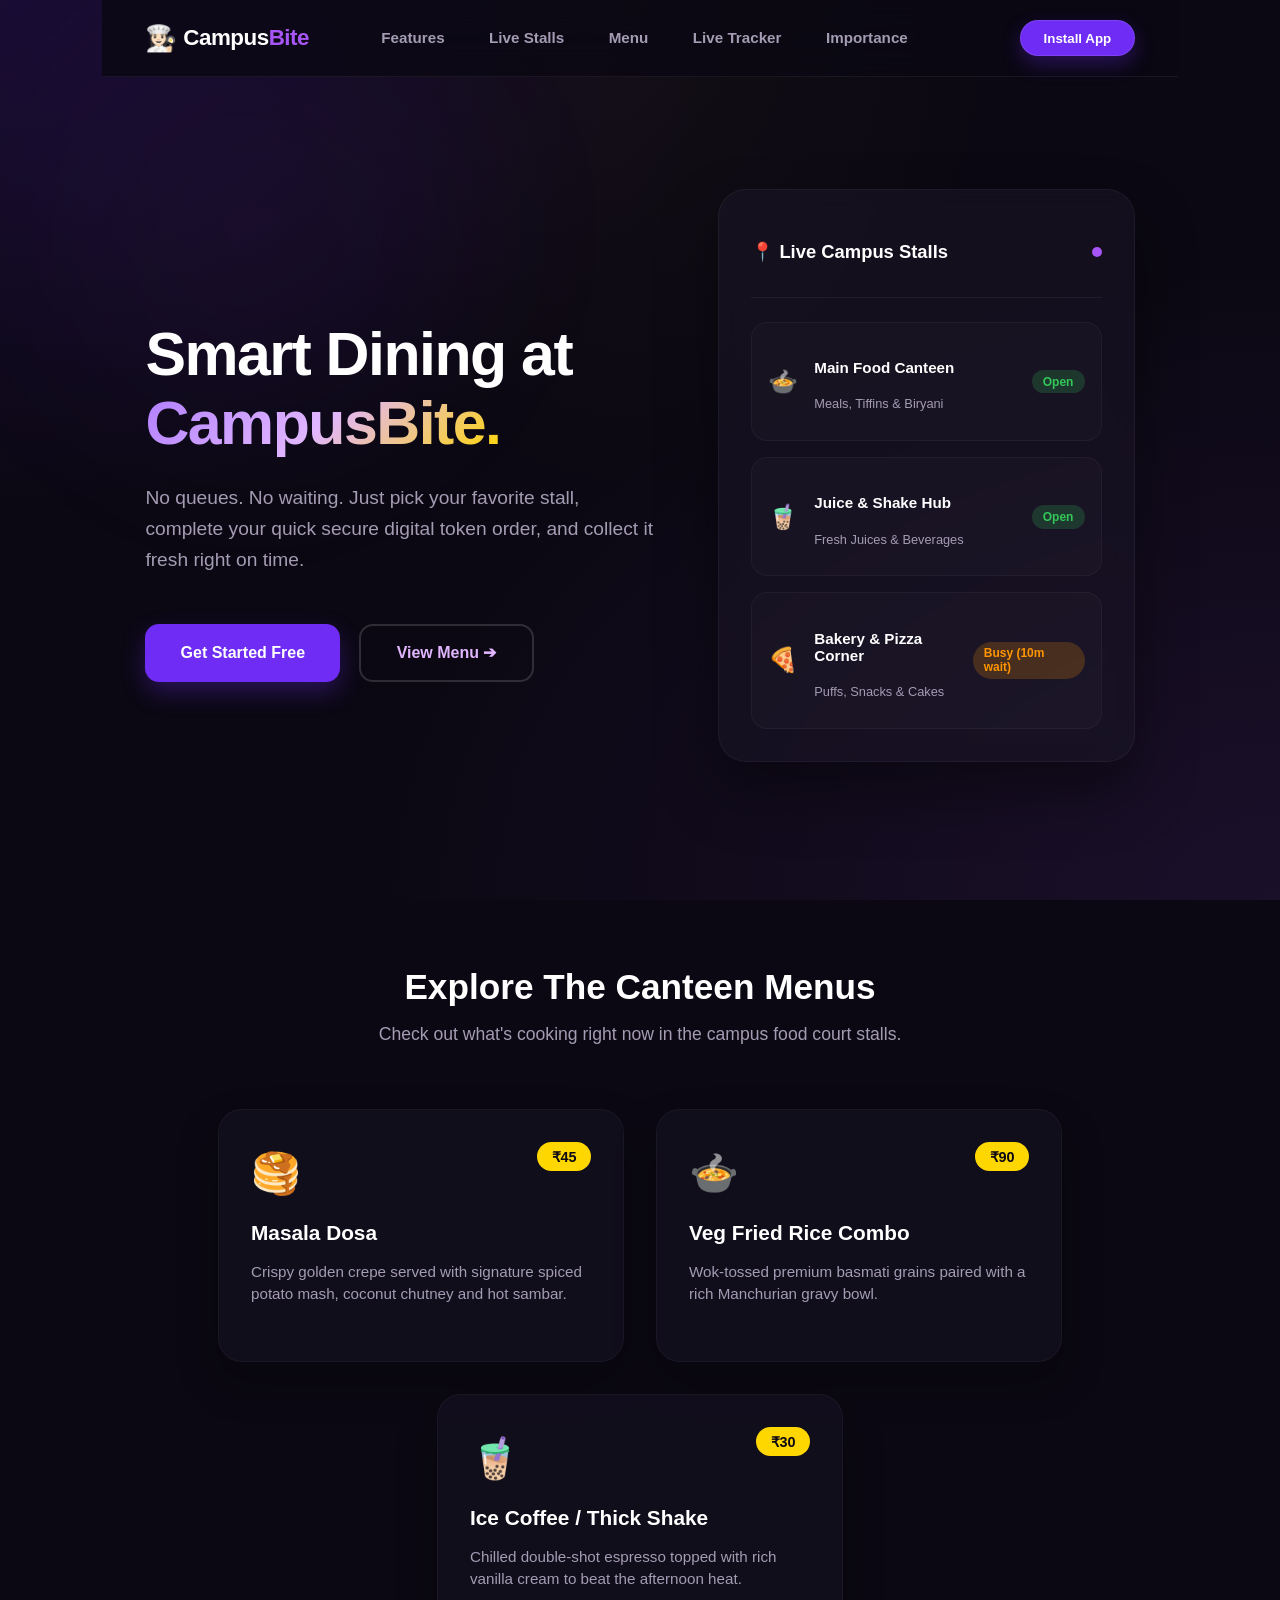
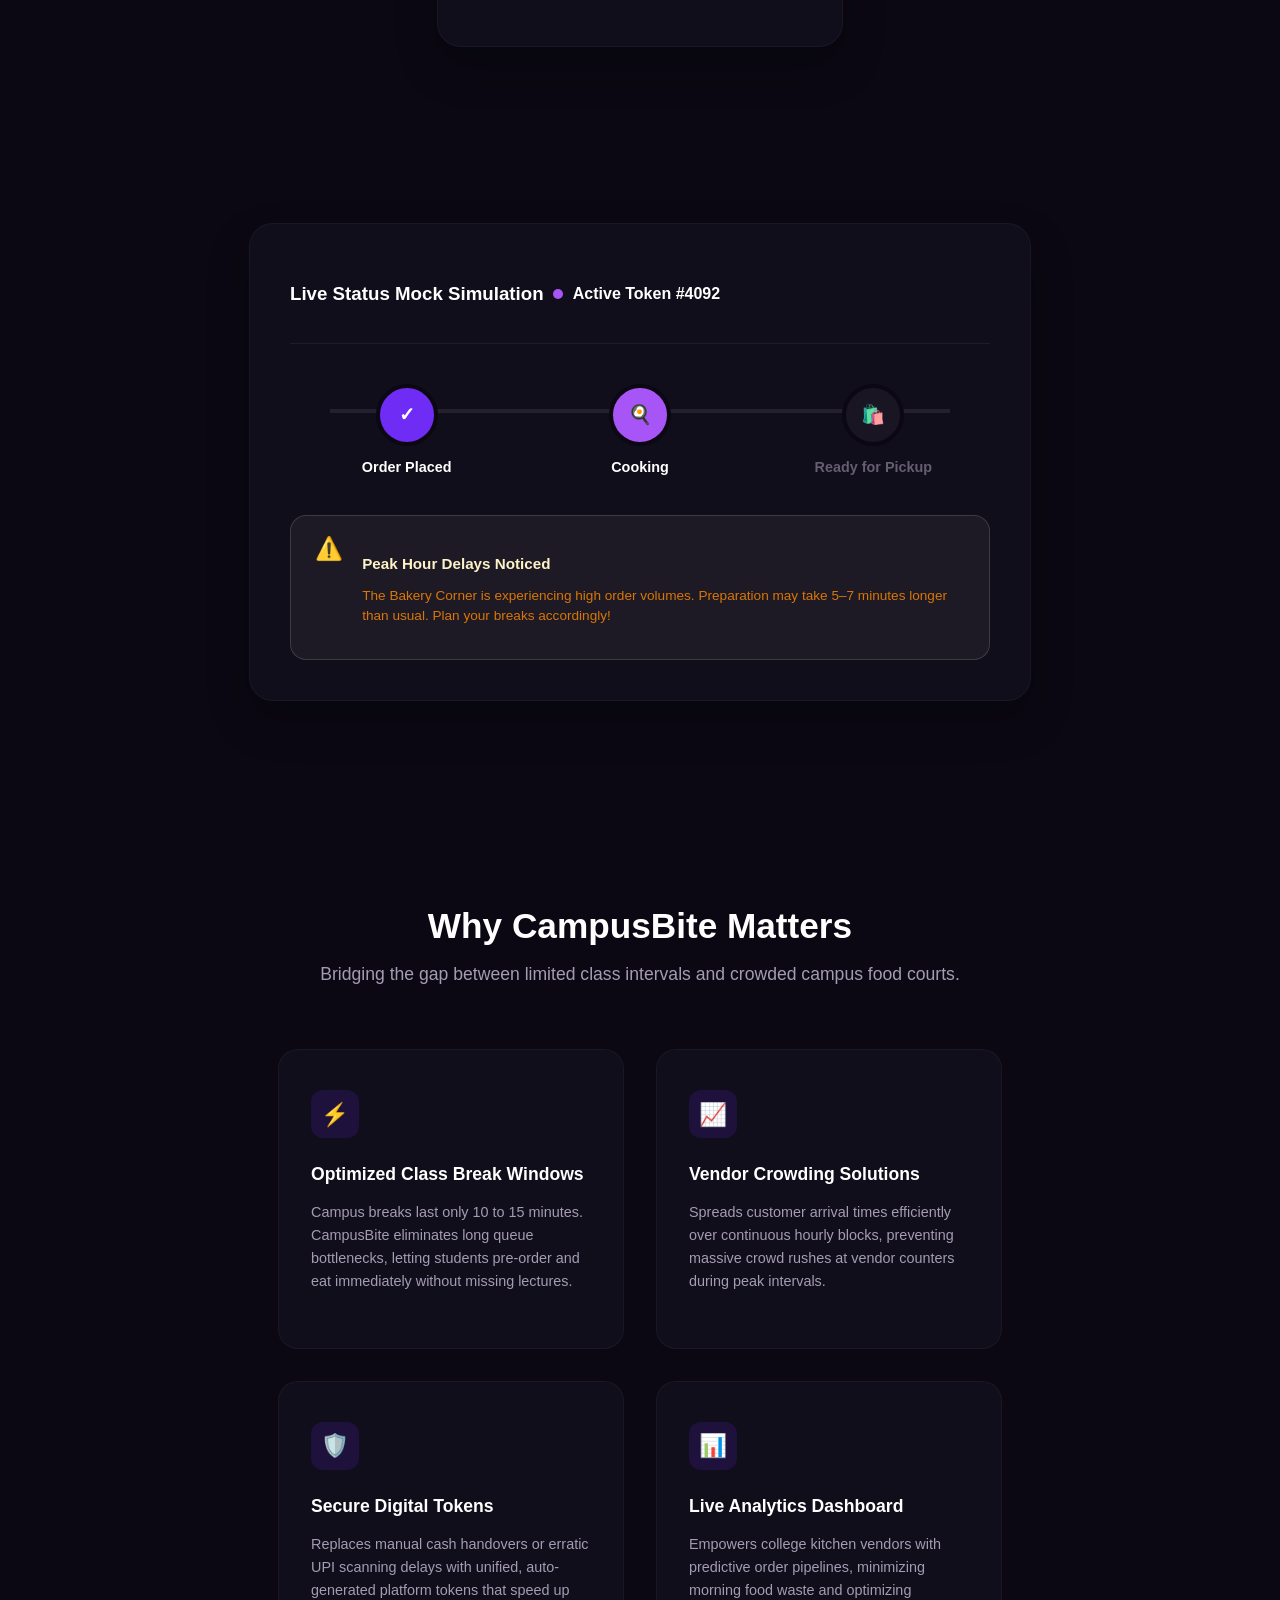
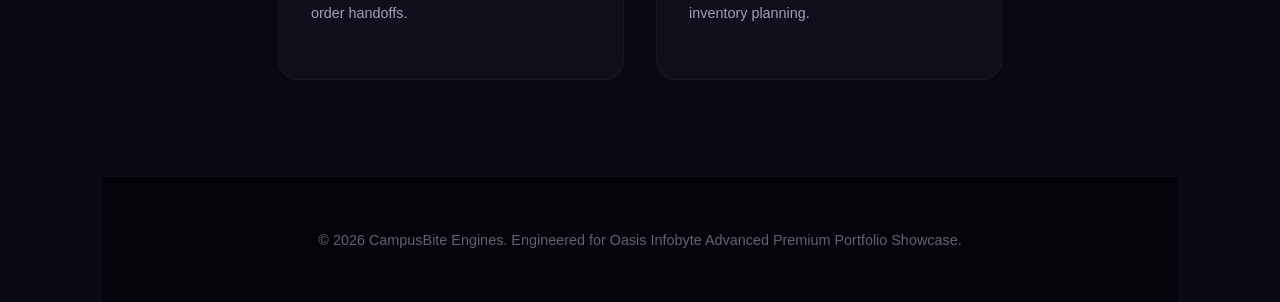
<file: Aseefa_Task1/index.html>
<!DOCTYPE html>
<html lang="en">
<head>
    <meta charset="UTF-8">
    <meta name="viewport" content="width=device-width, initial-scale=1.0">
    <title>CampusBite Pro - Smart Campus Dining</title>
    <link rel="stylesheet" href="style.css">
</head>
<body>

    <!-- ADVANCED BLURRED NAVIGATION WITH UPPER CORNER EMOJI -->
    <header class="main-header">
        <div class="logo">
            <span class="chef-corner-emoji">👩🏻‍🍳</span> Campus<span>Bite</span>
        </div>
        <nav class="nav-links">
            <a href="#features">Features</a>
            <a href="#stalls">Live Stalls</a>
            <a href="#menu-preview">Menu</a>
            <a href="#tracker">Live Tracker</a>
            <a href="#importance">Importance</a>
        </nav>
        <button class="nav-cta">Install App</button>
    </header>

    <!-- HERO SPLIT BANNER -->
    <section class="hero-section">
        <div class="hero-wrapper">
            <div class="hero-left">
                <h1>Smart Dining at <br><span class="gradient-text">CampusBite.</span></h1>
                <p>No queues. No waiting. Just pick your favorite stall, complete your quick secure digital token order, and collect it fresh right on time.</p>
                <div class="hero-buttons">
                    <button class="primary-btn">Get Started Free</button>
                    <button class="secondary-btn">View Menu ➔</button>
                </div>
            </div>
            
            <div class="hero-right">
                <!-- LIVE STALLS MONITOR WIDGET -->
                <div id="stalls" class="stalls-dashboard-card">
                    <div class="widget-header">
                        <h3>📍 Live Campus Stalls</h3>
                        <span class="pulse-dot"></span>
                    </div>
                    
                    <div class="stall-list">
                        <div class="stall-item status-open">
                            <div class="stall-info">
                                <span class="stall-emoji">🍲</span>
                                <div>
                                    <h4>Main Food Canteen</h4>
                                    <p>Meals, Tiffins & Biryani</p>
                                </div>
                            </div>
                            <span class="status-badge">Open</span>
                        </div>

                        <div class="stall-item status-open">
                            <div class="stall-info">
                                <span class="stall-emoji">🧋</span>
                                <div>
                                    <h4>Juice & Shake Hub</h4>
                                    <p>Fresh Juices & Beverages</p>
                                </div>
                            </div>
                            <span class="status-badge">Open</span>
                        </div>

                        <div class="stall-item status-busy">
                            <div class="stall-info">
                                <span class="stall-emoji">🍕</span>
                                <div>
                                    <h4>Bakery & Pizza Corner</h4>
                                    <p>Puffs, Snacks & Cakes</p>
                                </div>
                            </div>
                            <span class="status-badge">Busy (10m wait)</span>
                        </div>
                    </div>
                </div>
            </div>
        </div>
    </section>

    <!-- MENU PRESENTATION SECTION -->
    <section id="menu-preview" class="menu-section">
        <div class="section-header">
            <h2>Explore The Canteen Menus</h2>
            <p>Check out what's cooking right now in the campus food court stalls.</p>
        </div>
        
        <div class="menu-grid">
            <div class="menu-card">
                <span class="price">₹45</span>
                <div class="food-icon">🥞</div>
                <h3>Masala Dosa</h3>
                <p>Crispy golden crepe served with signature spiced potato mash, coconut chutney and hot sambar.</p>
            </div>
            <div class="menu-card">
                <span class="price">₹90</span>
                <div class="food-icon">🍲</div>
                <h3>Veg Fried Rice Combo</h3>
                <p>Wok-tossed premium basmati grains paired with a rich Manchurian gravy bowl.</p>
            </div>
            <div class="menu-card">
                <span class="price">₹30</span>
                <div class="food-icon">🧋</div>
                <h3>Ice Coffee / Thick Shake</h3>
                <p>Chilled double-shot espresso topped with rich vanilla cream to beat the afternoon heat.</p>
            </div>
        </div>
    </section>

    <!-- LIVE ORDER TRACKING & DELAY ALERT SYSTEM -->
    <section id="tracker" class="tracker-section">
        <div class="tracker-card">
            <div class="tracker-header">
                <h3>Live Status Mock Simulation</h3>
                <span class="pulse-dot"></span> Active Token #4092
            </div>
            <div class="steps-progress-bar">
                <div class="step active">
                    <div class="step-circle">✓</div>
                    <span>Order Placed</span>
                </div>
                <div class="step active processing">
                    <div class="step-circle">🍳</div>
                    <span>Cooking</span>
                </div>
                <div class="step">
                    <div class="step-circle">🛍️</div>
                    <span>Ready for Pickup</span>
                </div>
            </div>

            <!-- DYNAMIC DELAY ALERT MESSAGE MODULE -->
            <div class="delay-alert-box">
                <div class="alert-icon">⚠️</div>
                <div class="alert-text">
                    <h4>Peak Hour Delays Noticed</h4>
                    <p>The Bakery Corner is experiencing high order volumes. Preparation may take 5–7 minutes longer than usual. Plan your breaks accordingly!</p>
                </div>
            </div>
        </div>
    </section>

    <!-- FEATURES & STRATEGIC IMPORTANCE -->
    <section id="importance" class="importance-section">
        <div class="section-header">
            <h2>Why CampusBite Matters</h2>
            <p>Bridging the gap between limited class intervals and crowded campus food courts.</p>
        </div>

        <div class="importance-grid">
            <div class="info-card">
                <div class="info-icon">⚡</div>
                <h3>Optimized Class Break Windows</h3>
                <p>Campus breaks last only 10 to 15 minutes. CampusBite eliminates long queue bottlenecks, letting students pre-order and eat immediately without missing lectures.</p>
            </div>

            <div class="info-card">
                <div class="info-icon">📈</div>
                <h3>Vendor Crowding Solutions</h3>
                <p>Spreads customer arrival times efficiently over continuous hourly blocks, preventing massive crowd rushes at vendor counters during peak intervals.</p>
            </div>

            <div class="info-card">
                <div class="info-icon">🛡️</div>
                <h3>Secure Digital Tokens</h3>
                <p>Replaces manual cash handovers or erratic UPI scanning delays with unified, auto-generated platform tokens that speed up order handoffs.</p>
            </div>

            <div class="info-card">
                <div class="info-icon">📊</div>
                <h3>Live Analytics Dashboard</h3>
                <p>Empowers college kitchen vendors with predictive order pipelines, minimizing morning food waste and optimizing inventory planning.</p>
            </div>
        </div>
    </section>

    <!-- ADVANCED FOOTER -->
    <footer class="advanced-footer">
        <div class="footer-bottom">
            <p>&copy; 2026 CampusBite Engines. Engineered for Oasis Infobyte Advanced Premium Portfolio Showcase.</p>
        </div>
    </footer>

</body>
</html>
</file>
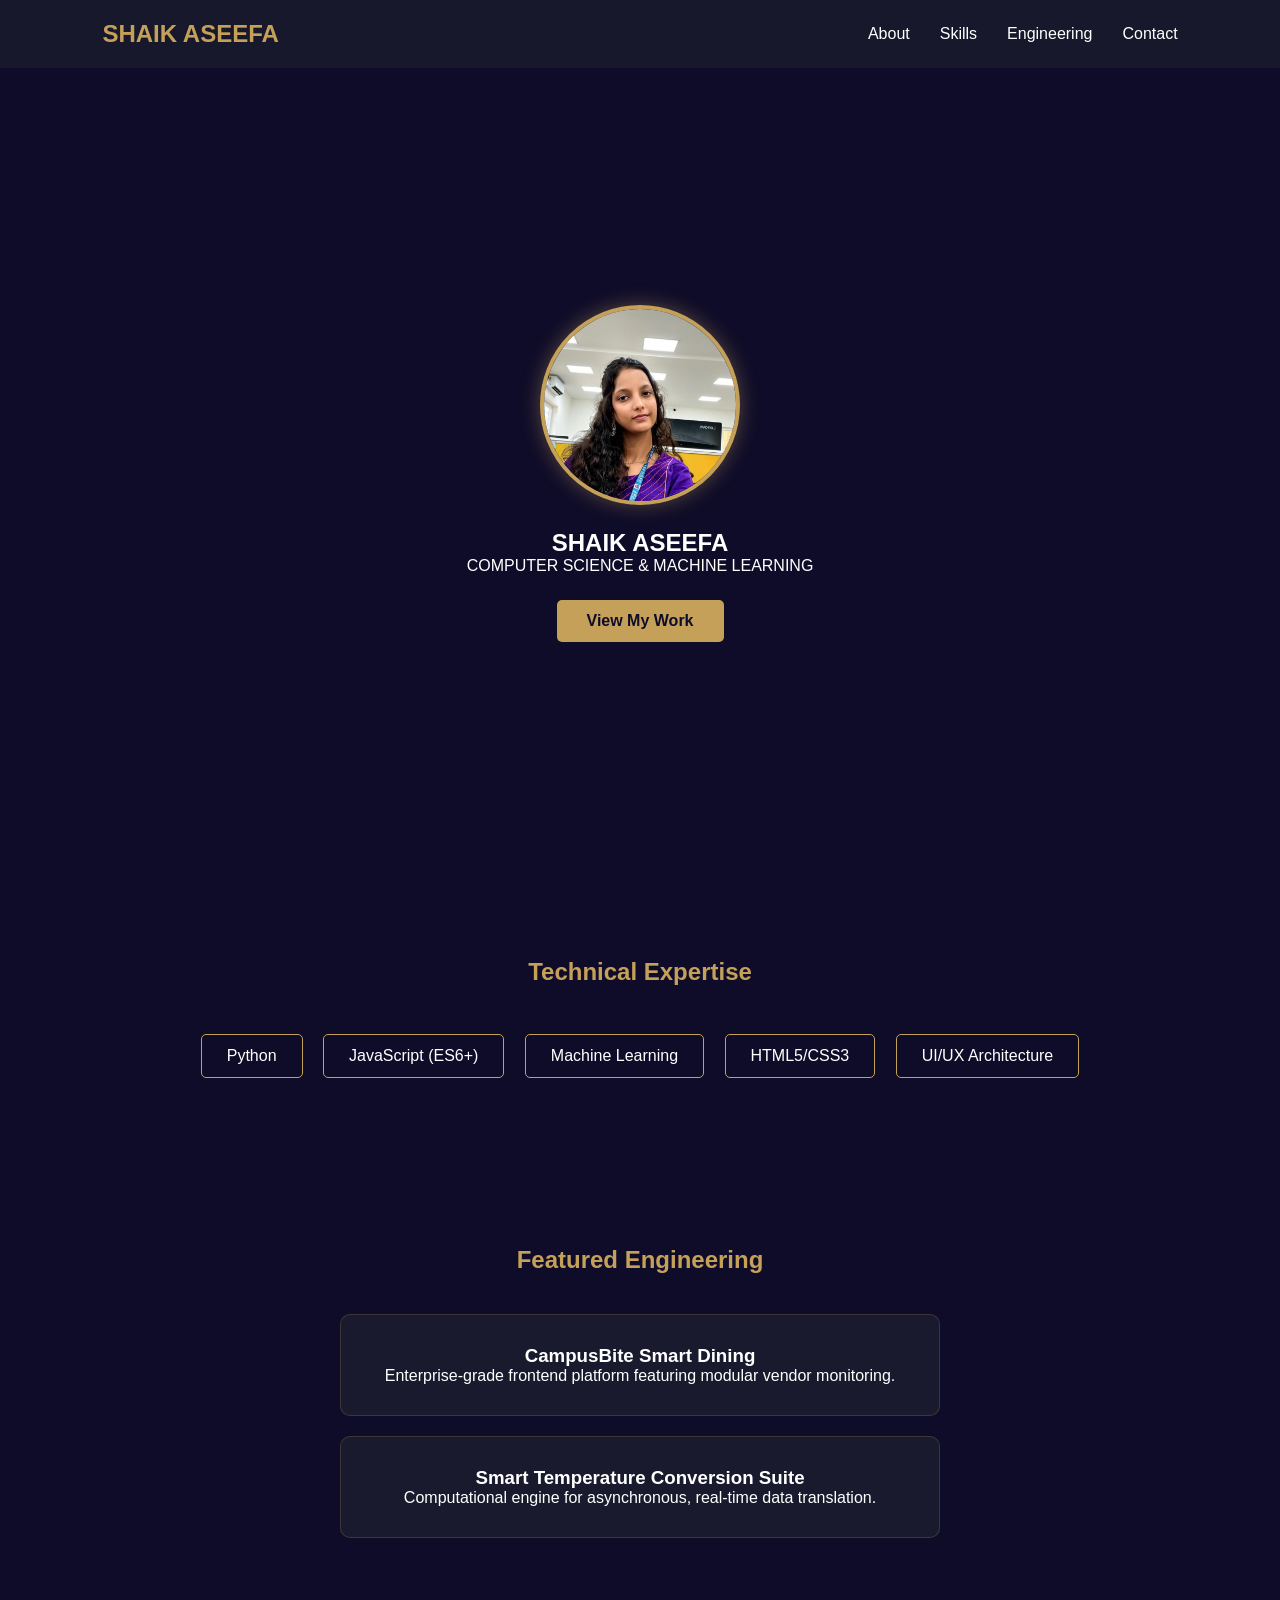
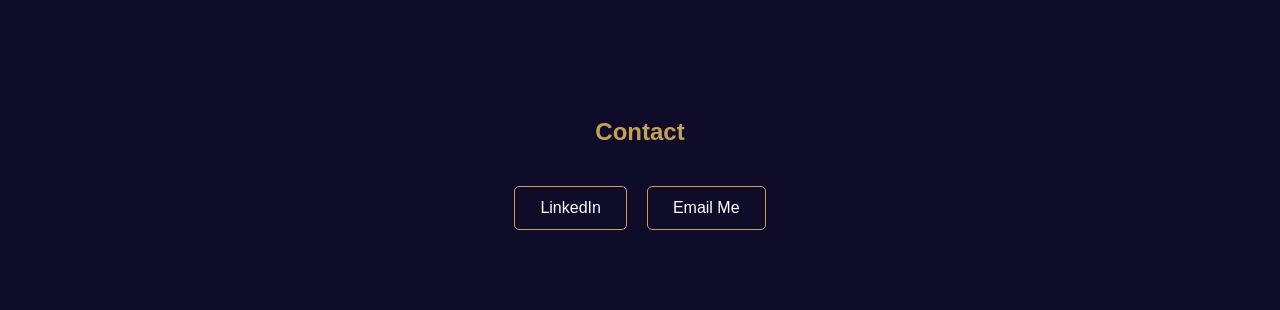
<file: Aseefa_Task2/index.html>
<!DOCTYPE html>
<html lang="en">
<head>
    <meta charset="UTF-8">
    <meta name="viewport" content="width=device-width, initial-scale=1.0">
    <title>Shaik Aseefa | Portfolio</title>
    <link rel="stylesheet" href="style.css">
</head>
<body>

    <nav>
        <div class="logo">SHAIK ASEEFA</div>
        <ul>
            <li><a href="#about">About</a></li>
            <li><a href="#skills">Skills</a></li>
            <li><a href="#projects">Engineering</a></li>
            <li><a href="#contact">Contact</a></li>
        </ul>
    </nav>

    <section id="about" class="hero">
        <div class="profile-frame">
            <!-- Ensure the file is in an 'images' folder -->
            <img src="images/profile.jpeg" alt="Shaik Aseefa">
        </div>
        <h1>SHAIK ASEEFA</h1>
        <p>COMPUTER SCIENCE & MACHINE LEARNING</p>
        <a href="#projects" class="cta-button">View My Work</a>
    </section>

    <section id="skills">
        <h2>Technical Expertise</h2>
        <div class="skills-grid">
            <span>Python</span>
            <span>JavaScript (ES6+)</span>
            <span>Machine Learning</span>
            <span>HTML5/CSS3</span>
            <span>UI/UX Architecture</span>
        </div>
    </section>

    <section id="projects">
        <h2>Featured Engineering</h2>
        <div class="project-card">
            <h3>CampusBite Smart Dining</h3>
            <p>Enterprise-grade frontend platform featuring modular vendor monitoring.</p>
        </div>
        <div class="project-card">
            <h3>Smart Temperature Conversion Suite</h3>
            <p>Computational engine for asynchronous, real-time data translation.</p>
        </div>
    </section>

    <section id="contact">
        <h2>Contact</h2>
        <div class="contact-links">
            <a href="https://www.linkedin.com/in/shaik-aseefa-b322483a2" target="_blank" class="contact-btn">LinkedIn</a>
            <a href="mailto:shaikaseefa34@gmail.com" class="contact-btn">Email Me</a>
        </div>
    </section>

</body>
</html>
</file>
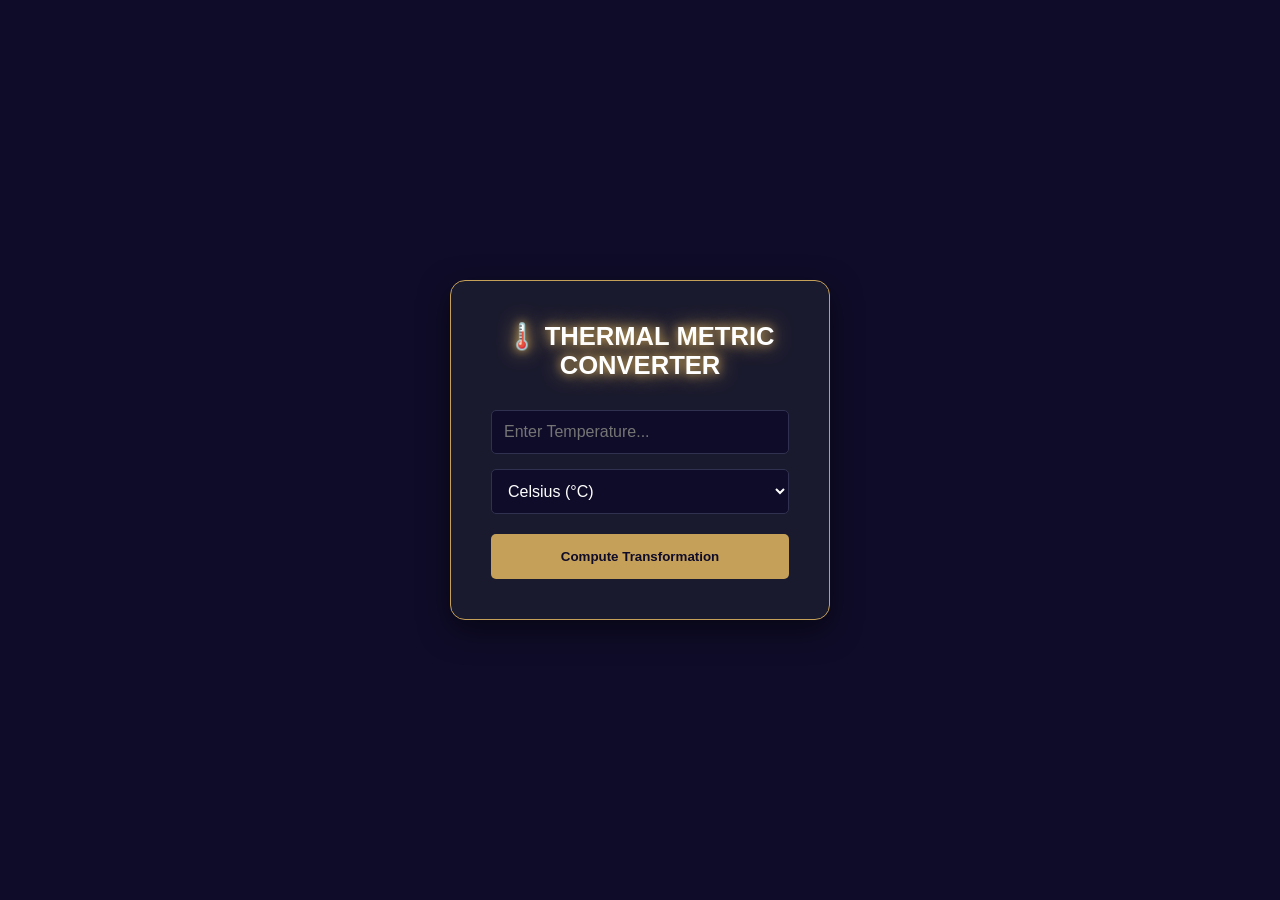
<file: Aseefa_Task3/index.html>
<!DOCTYPE html>
<html lang="en">
<head>
    <meta charset="UTF-8">
    <meta name="viewport" content="width=device-width, initial-scale=1.0">
    <title>Thermal Metric Converter</title>
    <link rel="stylesheet" href="style.css">
</head>
<body>

<div class="converter-box">
    <h2 class="neon-title">🌡️ Thermal Metric Converter</h2>
    
    <div class="input-group">
        <input type="number" id="tempInput" placeholder="Enter Temperature...">
        <select id="sourceUnit">
            <option value="C">Celsius (°C)</option>
            <option value="F">Fahrenheit (°F)</option>
            <option value="K">Kelvin (K)</option>
        </select>
    </div>

    <button onclick="convert()" class="compute-btn">Compute Transformation</button>

    <div id="resultsArea" class="results-grid" style="display: none;">
        <div class="result-card">
            <h4>Fahrenheit</h4>
            <p id="resF">--</p>
        </div>
        <div class="result-card">
            <h4>Kelvin</h4>
            <p id="resK">--</p>
        </div>
    </div>
</div>

<script src="script.js"></script>
</body>
</html>
</file>
<file: Aseefa_Task1/style.css>
/* ==========================================================================
   ROYAL LUXURY CANVAS BACKGROUND (ONLY TRANSFORMATION)
   ========================================================================== */
body {
    margin: 0;
    padding: 0;
    min-height: 100vh;
    font-family: 'Plus Jakarta Sans', sans-serif;
    scroll-behavior: smooth;
    padding: 0 8%;
    
    /* Deep rich obsidian-purple gradient canvas */
    background-color: #0b0813;
    background-image: 
        radial-gradient(at 0% 0%, rgba(111, 44, 244, 0.15) 0px, transparent 40%),
        radial-gradient(at 100% 100%, rgba(168, 85, 247, 0.1) 0px, transparent 50%),
        radial-gradient(at 50% 0%, rgba(212, 175, 55, 0.04) 0px, transparent 40%); /* Subtle gold ambient light */
    background-attachment: fixed;
    position: relative;
    overflow-x: hidden;
}

/* Ambient Floating Light Glow */
body::before {
    content: '';
    position: fixed;
    top: -10%;
    left: -5%;
    width: 50vw;
    height: 50vw;
    background: radial-gradient(circle, rgba(168, 85, 247, 0.05) 0%, transparent 70%);
    z-index: -1;
    filter: blur(60px);
    pointer-events: none;
}

/* ==========================================================================
   THE REMAINING COMPONENT STRUCTURE (UNTOUCHED STRUCTURAL CONTENT)
   ========================================================================== */

/* 1. Purple & White Blurred Navigation Component */
.main-header {
    position: sticky;
    top: 0;
    display: flex;
    justify-content: space-between;
    align-items: center;
    padding: 1.25rem 4%;
    background-color: rgba(11, 8, 19, 0.8); /* Translucent Premium Dark Base */
    backdrop-filter: blur(20px);
    -webkit-backdrop-filter: blur(20px);
    border-bottom: 1px solid rgba(255, 255, 255, 0.06);
    z-index: 1000;
}

.logo {
    display: flex;
    align-items: center;
    font-size: 1.4rem;
    font-weight: 800;
    color: #ffffff;
    letter-spacing: -0.5px;
}

.logo span { 
    color: #a855f7; /* High-Visibility Premium Vivid Violet */
}

/* Upper Corner Chef Emoji Style Styling */
.chef-corner-emoji {
    font-size: 1.6rem;
    vertical-align: middle;
    margin-right: 0.4rem;
    display: inline-block;
}

.nav-links a {
    text-decoration: none;
    color: #a49cb3; /* Elegant slate gray-purple */
    font-weight: 600;
    font-size: 0.95rem;
    margin-right: 2.5rem;
    transition: color 0.2s ease;
}

.nav-links a:hover { 
    color: #ffffff; 
}

.nav-cta {
    background-color: #6f2cf4;
    color: #ffffff;
    border: 1px solid rgba(255, 255, 255, 0.1);
    padding: 0.6rem 1.4rem;
    border-radius: 50px;
    font-weight: 600;
    cursor: pointer;
    box-shadow: 0 8px 20px rgba(111, 44, 244, 0.3);
    transition: transform 0.2s, background-color 0.2s, box-shadow 0.2s;
}

.nav-cta:hover { 
    transform: scale(1.03); 
    background-color: #591ed8;
    box-shadow: 0 10px 25px rgba(111, 44, 244, 0.4);
}

/* 2. Hero Section Layout Rules with Gradient Highlights */
.hero-section {
    padding: 7rem 4% 5rem 4%;
}

.hero-wrapper {
    display: flex;
    align-items: center;
    justify-content: space-between;
    max-width: 1300px;
    margin: 0 auto;
    gap: 4rem;
}

.hero-left { flex: 1.1; }

.hero-left h1 {
    font-size: 3.8rem;
    line-height: 1.15;
    letter-spacing: -1.5px;
    font-weight: 800;
    color: #ffffff;
    margin-bottom: 1.5rem;
}

/* Luxe Violet-Gold Metallic Gradient */
.gradient-text {
    background: linear-gradient(135deg, #b07eff 0%, #e1b6ff 50%, #ffd700 100%);
    -webkit-background-clip: text;
    -webkit-text-fill-color: transparent;
}

.hero-left p {
    font-size: 1.2rem;
    color: #a49cb3;
    line-height: 1.6;
    margin-bottom: 3rem;
    max-width: 580px;
}

.hero-buttons {
    display: flex;
    gap: 1.2rem;
}

.primary-btn {
    background-color: #6f2cf4;
    color: white;
    border: none;
    padding: 1.1rem 2.2rem;
    font-size: 1rem;
    font-weight: 700;
    border-radius: 14px;
    cursor: pointer;
    box-shadow: 0 10px 25px rgba(111, 44, 244, 0.3);
    transition: all 0.2s ease;
}

.primary-btn:hover {
    transform: translateY(-2px);
    box-shadow: 0 12px 30px rgba(111, 44, 244, 0.4);
}

.secondary-btn {
    background: transparent;
    color: #e1b6ff;
    border: 2px solid rgba(255, 255, 255, 0.15);
    padding: 1.1rem 2.2rem;
    font-size: 1rem;
    font-weight: 700;
    border-radius: 14px;
    cursor: pointer;
    transition: background-color 0.2s, color 0.2s;
}

.secondary-btn:hover { 
    background-color: rgba(255, 255, 255, 0.05);
    color: #ffffff;
}

/* 3. Live Stalls Dashboard Widget Component */
.hero-right {
    flex: 0.9;
    display: flex;
    justify-content: center;
}

.stalls-dashboard-card {
    width: 100%;
    max-width: 400px;
    background-color: rgba(25, 20, 38, 0.6);
    border-radius: 28px;
    padding: 2rem;
    border: 1px solid rgba(255, 255, 255, 0.05);
    backdrop-filter: blur(10px);
    box-shadow: 0 30px 60px rgba(0, 0, 0, 0.4);
}

.widget-header {
    display: flex;
    justify-content: space-between;
    align-items: center;
    margin-bottom: 1.5rem;
    padding-bottom: 1rem;
    border-bottom: 1px solid rgba(255, 255, 255, 0.06);
}

.widget-header h3 {
    font-size: 1.15rem;
    font-weight: 700;
    color: #ffffff;
}

.stall-list {
    display: flex;
    flex-direction: column;
    gap: 1rem;
}

.stall-item {
    display: flex;
    justify-content: space-between;
    align-items: center;
    padding: 1rem;
    border-radius: 16px;
    background-color: rgba(255, 255, 255, 0.02);
    border: 1px solid rgba(255, 255, 255, 0.04);
}

.stall-info {
    display: flex;
    align-items: center;
    gap: 1rem;
}

.stall-emoji { font-size: 1.5rem; }

.stall-info h4 {
    font-size: 0.95rem;
    font-weight: 700;
    color: #ffffff;
}

.stall-info p {
    font-size: 0.8rem;
    color: #a49cb3;
}

.status-badge {
    font-size: 0.75rem;
    font-weight: 700;
    padding: 0.3rem 0.7rem;
    border-radius: 50px;
}

.status-open .status-badge {
    background-color: rgba(52, 199, 89, 0.2);
    color: #34c759;
}

.status-busy .status-badge {
    background-color: rgba(255, 149, 0, 0.2);
    color: #ff9500;
}

/* 4. Menu Presentation Section */
.menu-section {
    padding: 6rem 4%;
}

.section-header {
    text-align: center;
    margin-bottom: 4rem;
}

.section-header h2 {
    font-size: 2.2rem;
    font-weight: 800;
    color: #ffffff;
    margin-bottom: 0.8rem;
}

.section-header p {
    color: #a49cb3;
    font-size: 1.1rem;
}

.menu-grid {
    display: flex;
    flex-wrap: wrap;
    gap: 2rem;
    justify-content: center;
}

.menu-card {
    background-color: rgba(25, 20, 38, 0.5);
    border-radius: 24px;
    padding: 2.5rem 2rem;
    width: 340px;
    position: relative;
    border: 1px solid rgba(255, 255, 255, 0.04);
    box-shadow: 0 20px 40px rgba(0, 0, 0, 0.3);
    transition: transform 0.3s cubic-bezier(0.25, 1, 0.5, 1), background-color 0.3s, border-color 0.3s;
}

.menu-card:hover {
    transform: translateY(-6px);
    background-color: rgba(25, 20, 38, 0.8);
    border-color: rgba(168, 85, 247, 0.3);
}

.price {
    position: absolute;
    top: 2rem;
    right: 2rem;
    background-color: #ffd700; /* Luxury Gold Badge */
    color: #0b0813;
    padding: 0.4rem 0.9rem;
    border-radius: 50px;
    font-weight: 700;
    font-size: 0.9rem;
}

.food-icon {
    font-size: 2.5rem;
    margin-bottom: 1.5rem;
}

.menu-card h3 {
    font-size: 1.3rem;
    font-weight: 700;
    color: #ffffff;
    margin-bottom: 0.8rem;
}

.menu-card p {
    color: #a49cb3;
    font-size: 0.95rem;
    line-height: 1.5;
}

/* 5. Live Tracking Progress Tracker */
.tracker-section {
    padding: 5rem 4%;
    display: flex;
    justify-content: center;
}

.tracker-card {
    background-color: rgba(25, 20, 38, 0.5);
    border-radius: 24px;
    padding: 2.5rem;
    max-width: 700px;
    width: 100%;
    border: 1px solid rgba(255, 255, 255, 0.04);
    box-shadow: 0 20px 40px rgba(0, 0, 0, 0.3);
}

.tracker-header {
    display: flex;
    align-items: center;
    font-weight: 700;
    color: #ffffff;
    gap: 0.6rem;
    margin-bottom: 2.5rem;
    border-bottom: 1px solid rgba(255, 255, 255, 0.06);
    padding-bottom: 1.2rem;
}

.pulse-dot {
    width: 10px;
    height: 10px;
    background-color: #a855f7;
    border-radius: 50%;
    display: inline-block;
    animation: beacon 1.8s infinite ease-in-out;
}

@keyframes beacon {
    0% { transform: scale(0.9); opacity: 1; }
    50% { transform: scale(1.3); opacity: 0.4; }
    100% { transform: scale(0.9); opacity: 1; }
}

.steps-progress-bar {
    display: flex;
    justify-content: space-between;
    position: relative;
    margin-bottom: 2.5rem;
}

.steps-progress-bar::before {
    content: '';
    position: absolute;
    top: 25px;
    left: 40px;
    right: 40px;
    height: 4px;
    background-color: rgba(255, 255, 255, 0.08);
    z-index: 1;
}

.step {
    display: flex;
    flex-direction: column;
    align-items: center;
    z-index: 2;
    flex: 1;
}

.step-circle {
    width: 54px;
    height: 54px;
    background-color: #1a1523;
    color: #a49cb3;
    border-radius: 50%;
    display: flex;
    justify-content: center;
    align-items: center;
    font-weight: 700;
    font-size: 1.2rem;
    margin-bottom: 0.8rem;
    transition: background-color 0.3s, color 0.3s;
    border: 4px solid #0b0813;
}

.step.active .step-circle {
    background-color: #6f2cf4;
    color: white;
}

.step.active.processing .step-circle {
    background-color: #a855f7;
    animation: pulseProcess 1.5s infinite alternate;
}

@keyframes pulseProcess {
    0% { box-shadow: 0 0 0 0 rgba(168, 85, 247, 0.4); }
    100% { box-shadow: 0 0 0 10px rgba(168, 85, 247, 0); }
}

.step span {
    font-size: 0.9rem;
    font-weight: 600;
    color: #645e70;
}

.step.active span { color: #ffffff; }

/* Dynamic Warning Notice Layout */
.delay-alert-box {
    display: flex;
    align-items: flex-start;
    gap: 1.2rem;
    background-color: rgba(254, 243, 199, 0.05);
    border: 1px solid rgba(254, 243, 199, 0.15);
    padding: 1.2rem 1.5rem;
    border-radius: 16px;
}

.alert-icon { font-size: 1.4rem; }

.alert-text h4 {
    color: #fef3c7;
    font-size: 0.95rem;
    font-weight: 700;
    margin-bottom: 0.2rem;
}

.alert-text p {
    color: #d97706;
    font-size: 0.85rem;
    line-height: 1.5;
}

/* 6. Strategic Importance Display Grid */
.importance-section {
    padding: 6rem 4%;
}

.importance-grid {
    display: flex;
    flex-wrap: wrap;
    gap: 2rem;
    justify-content: center;
    max-width: 1200px;
    margin: 0 auto;
}

.info-card {
    background-color: rgba(25, 20, 38, 0.5);
    border: 1px solid rgba(255, 255, 255, 0.04);
    padding: 2.5rem 2rem;
    border-radius: 20px;
    width: 280px;
    text-align: left;
    transition: box-shadow 0.3s, border-color 0.3s;
}

.info-card:hover {
    box-shadow: 0 15px 35px rgba(0, 0, 0, 0.4);
    border-color: rgba(168, 85, 247, 0.3);
}

.info-icon {
    width: 48px;
    height: 48px;
    background-color: rgba(111, 44, 244, 0.15);
    color: #e1b6ff;
    font-size: 1.4rem;
    border-radius: 12px;
    display: flex;
    justify-content: center;
    align-items: center;
    margin-bottom: 1.5rem;
}

.info-card h3 {
    font-size: 1.1rem;
    font-weight: 700;
    color: #ffffff;
    margin-bottom: 0.8rem;
    line-height: 1.4;
}

.info-card p {
    color: #a49cb3;
    font-size: 0.9rem;
    line-height: 1.6;
}

/* Advanced Dark-Indigo/Purple Footer */
.advanced-footer {
    padding: 2.5rem 4%;
    background-color: #05030a;
    color: #645e70;
    text-align: center;
    font-size: 0.9rem;
    border-top: 1px solid rgba(255, 255, 255, 0.05);
}

/* Mobile Media Queries */
@media (max-width: 992px) {
    .hero-wrapper { flex-direction: column-reverse; text-align: center; gap: 3rem; }
    .hero-left h1 { font-size: 2.8rem; }
    .hero-left p { margin: 0 auto 2.5rem auto; }
    .hero-buttons { justify-content: center; }
    .steps-progress-bar::before { left: 20px; right: 20px; }
    .info-card { width: 100%; }
}
</file>
<file: Aseefa_Task2/style.css>
* { margin: 0; padding: 0; box-sizing: border-box; }
body { background: #0f0c29; color: white; font-family: 'Segoe UI', sans-serif; scroll-behavior: smooth; }

/* Navigation */
nav { display: flex; justify-content: space-between; align-items: center; padding: 20px 8%; background: rgba(26, 26, 46, 0.9); position: sticky; top: 0; z-index: 1000; }
nav .logo { font-weight: bold; font-size: 1.5rem; color: #c5a059; }
nav ul { display: flex; list-style: none; }
nav ul li { margin-left: 30px; }
nav a { color: white; text-decoration: none; transition: 0.3s; }
nav a:hover { color: #c5a059; }

/* Hero Section & Royal Image */
.hero { height: 90vh; display: flex; flex-direction: column; align-items: center; justify-content: center; text-align: center; }
.profile-frame img { 
    width: 200px; height: 200px; object-fit: cover; border-radius: 50%; 
    border: 4px solid #c5a059; box-shadow: 0 0 20px rgba(197, 160, 89, 0.4); 
    margin-bottom: 20px; transition: 0.3s; 
}
.profile-frame img:hover { transform: scale(1.05); border-color: #ffffff; }

.cta-button { margin-top: 25px; padding: 12px 30px; background: #c5a059; color: #0f0c29; font-weight: bold; text-decoration: none; border-radius: 5px; transition: 0.3s; }
.cta-button:hover { background: #e0b86a; }

/* Sections */
section { padding: 80px 8%; text-align: center; }
h2 { margin-bottom: 40px; color: #c5a059; }
.skills-grid span { display: inline-block; padding: 12px 25px; border: 1px solid #c5a059; margin: 8px; border-radius: 5px; }
.project-card { background: #1a1a2e; padding: 30px; margin: 20px auto; max-width: 600px; border-radius: 10px; border: 1px solid rgba(197, 160, 89, 0.2); }

/* Contact */
.contact-links { display: flex; gap: 20px; justify-content: center; }
.contact-btn { padding: 12px 25px; border: 1px solid #c5a059; color: white; text-decoration: none; border-radius: 5px; transition: 0.3s; }
.contact-btn:hover { background: #c5a059; color: #0f0c29; }
</file>
<file: Aseefa_Task3/style.css>
* { box-sizing: border-box; margin: 0; padding: 0; }
body { background: #0f0c29; color: white; font-family: 'Segoe UI', sans-serif; display: flex; justify-content: center; align-items: center; height: 100vh; }

.converter-box {
    background: #1a1a2e;
    padding: 40px;
    border-radius: 15px;
    border: 1px solid #c5a059;
    width: 380px;
    text-align: center;
    box-shadow: 0 10px 30px rgba(0,0,0,0.5);
}

/* Neon Title */
.neon-title {
    color: #ffffff;
    font-size: 1.6rem;
    margin-bottom: 30px;
    text-transform: uppercase;
    text-shadow: 0 0 10px #c5a059, 0 0 20px #c5a059;
}

.input-group { display: flex; flex-direction: column; gap: 15px; margin-bottom: 20px; }

input, select { 
    padding: 12px; border-radius: 5px; border: 1px solid #303050; 
    background: #0f0c29; color: white; font-size: 1rem;
}

.compute-btn {
    width: 100%; padding: 15px; background: #c5a059; color: #0f0c29;
    border: none; border-radius: 5px; font-weight: bold; cursor: pointer;
    transition: 0.3s;
}
.compute-btn:hover { background: #e0b86a; transform: scale(1.02); }

/* Results Grid */
.results-grid { display: grid; grid-template-columns: 1fr 1fr; gap: 15px; margin-top: 30px; }

.result-card {
    background: rgba(26, 26, 46, 0.8);
    padding: 15px;
    border-radius: 8px;
    border: 1px solid #c5a059;
}

.result-card h4 { color: #c5a059; font-size: 0.7rem; text-transform: uppercase; margin-bottom: 5px; }
.result-card p { font-size: 1.1rem; font-weight: bold; }
</file>
